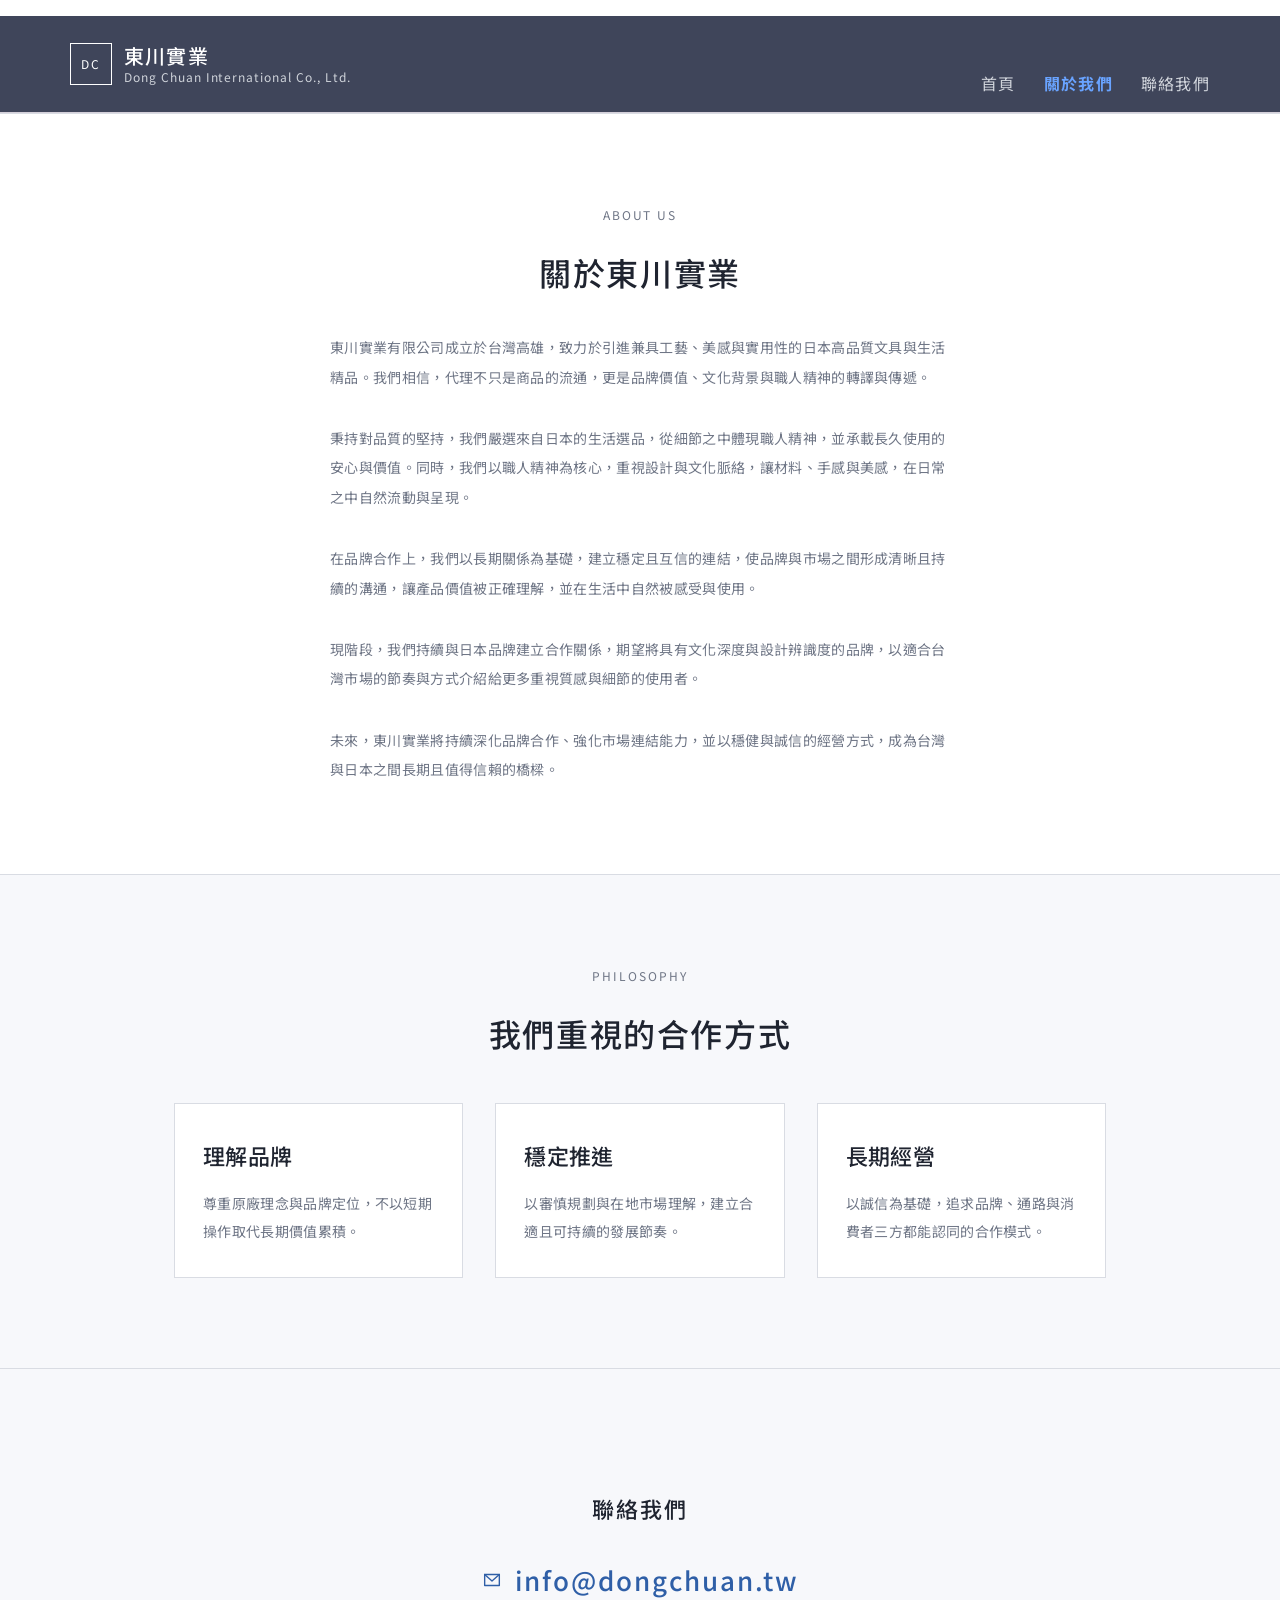
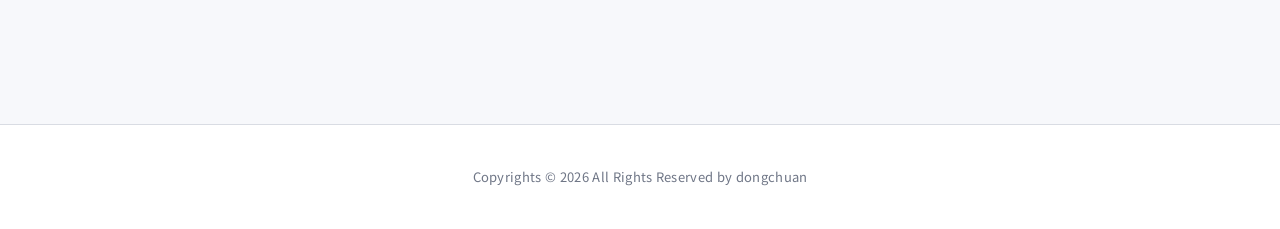
<file: about.html>
<!DOCTYPE html>
<html lang="zh-Hant">
<head>
  <meta charset="UTF-8" />
  <meta name="viewport" content="width=device-width, initial-scale=1.0" />
  <meta name="description" content="關於東川實業有限公司 - 來自高雄的日本高級文具與生活精品代理夥伴。" />
  <title>關於我們 | 東川實業有限公司</title>
  <link rel="preconnect" href="https://fonts.googleapis.com">
  <link rel="preconnect" href="https://fonts.gstatic.com" crossorigin>
  <link href="https://fonts.googleapis.com/css2?family=Noto+Sans+TC:wght@300;400;500;700&family=Cormorant+Garamond:wght@400;500;600&display=swap" rel="stylesheet">
  <link rel="stylesheet" href="css/style.css" />
</head>
<body class="about-page page-active-blue">
  <header class="site-header">
    <div class="container nav-wrap">
      <a href="index.html" class="logo" aria-label="東川實業首頁">
        <span class="logo-mark">DC</span>
        <span class="logo-text">
          <strong>東川實業</strong>
          <small>Dong Chuan International Co., Ltd.</small>
        </span>
      </a>

      <button class="nav-toggle" id="navToggle" aria-label="切換選單" aria-expanded="false" aria-controls="siteNav">
        <span></span><span></span><span></span>
      </button>

      <nav class="site-nav" id="siteNav">
        <a href="index.html">首頁</a>
        <a href="about.html" class="active">關於我們</a>
        <a href="contact.html">聯絡我們</a>
      </nav>
    </div>
  </header>

  <main>
    <section class="section about-intro">
      <div class="container narrow">
        <div class="section-heading center">
          <p class="eyebrow">ABOUT US</p>
          <h2>關於東川實業</h2>
        </div>
        <p class="lead">
          東川實業有限公司成立於台灣高雄，致力於引進兼具工藝、美感與實用性的日本高品質文具與生活精品。我們相信，代理不只是商品的流通，更是品牌價值、文化背景與職人精神的轉譯與傳遞。
        </p>
        <p class="lead">
          秉持對品質的堅持，我們嚴選來自日本的生活選品，從細節之中體現職人精神，並承載長久使用的安心與價值。同時，我們以職人精神為核心，重視設計與文化脈絡，讓材料、手感與美感，在日常之中自然流動與呈現。
        </p>
        <p class="lead">
          在品牌合作上，我們以長期關係為基礎，建立穩定且互信的連結，使品牌與市場之間形成清晰且持續的溝通，讓產品價值被正確理解，並在生活中自然被感受與使用。
        </p>
        <p class="lead">
          現階段，我們持續與日本品牌建立合作關係，期望將具有文化深度與設計辨識度的品牌，以適合台灣市場的節奏與方式介紹給更多重視質感與細節的使用者。
        </p>
        <p class="lead">
          未來，東川實業將持續深化品牌合作、強化市場連結能力，並以穩健與誠信的經營方式，成為台灣與日本之間長期且值得信賴的橋樑。
        </p>
      </div>
    </section>

    <section class="section tone-block">
      <div class="container narrow">
        <div class="section-heading center">
          <p class="eyebrow">PHILOSOPHY</p>
          <h2>我們重視的合作方式</h2>
        </div>
        <div class="philosophy-grid">
          <article>
            <h3>理解品牌</h3>
            <p>尊重原廠理念與品牌定位，不以短期操作取代長期價值累積。</p>
          </article>
          <article>
            <h3>穩定推進</h3>
            <p>以審慎規劃與在地市場理解，建立合適且可持續的發展節奏。</p>
          </article>
          <article>
            <h3>長期經營</h3>
            <p>以誠信為基礎，追求品牌、通路與消費者三方都能認同的合作模式。</p>
          </article>
        </div>
      </div>
    </section>

    <section class="contact-cta">
      <div class="container">
        <h2 class="contact-cta-title">
          聯絡我們
        </h2>

        <a href="mailto:info@dongchuan.tw" class="contact-cta-link">
          <svg viewBox="0 0 24 24" fill="none" stroke-width="1.5" stroke-linecap="round" stroke-linejoin="round" aria-hidden="true">
            <path d="M4 6h16v12H4z"></path>
            <path d="M4 6l8 7 8-7"></path>
          </svg>
          <span>
            info@dongchuan.tw
          </span>
        </a>
      </div>
    </section>
  </main>

  <footer class="site-footer copyright-bar">
    <div class="container footer-grid footer-grid-center">
      <div>
        <p>Copyrights © 2026 All Rights Reserved by dongchuan</p>
      </div>
    </div>
  </footer>

  <script src="js/main.js"></script>
</body>
</html>
</file>
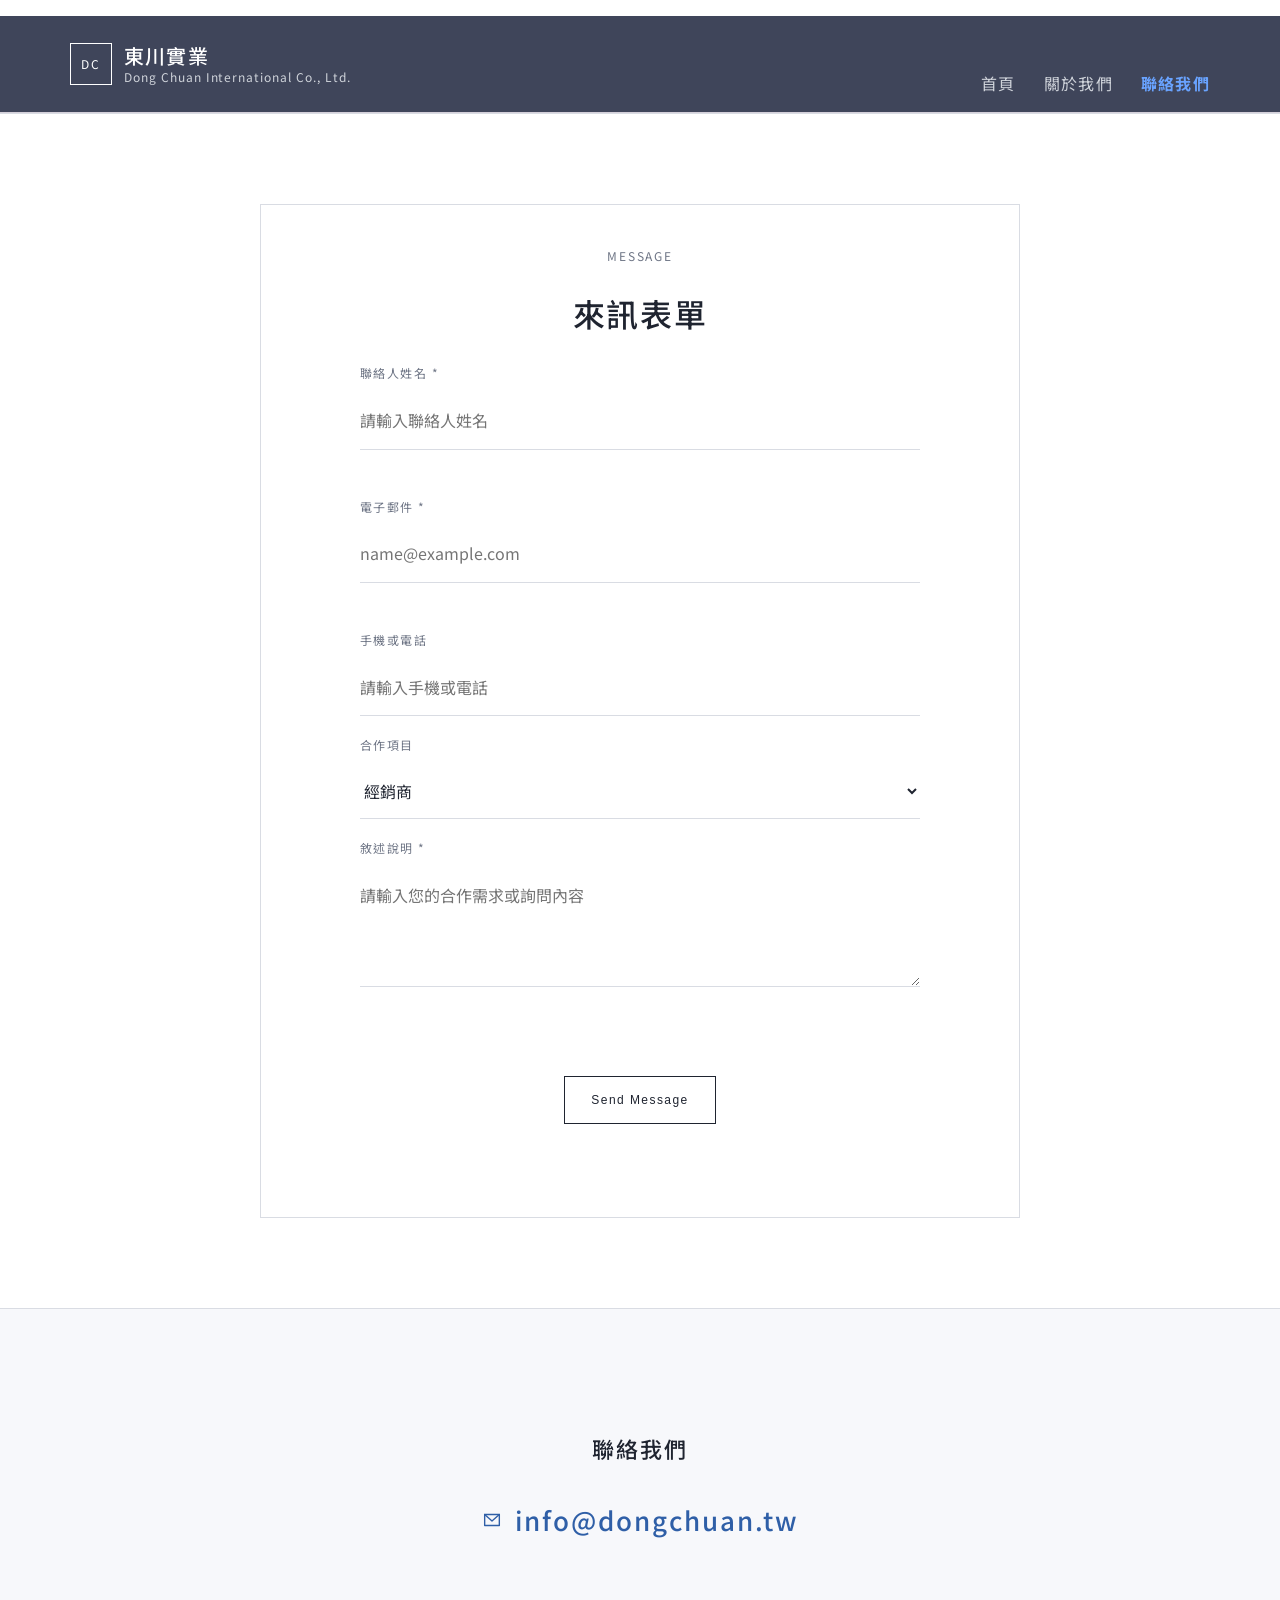
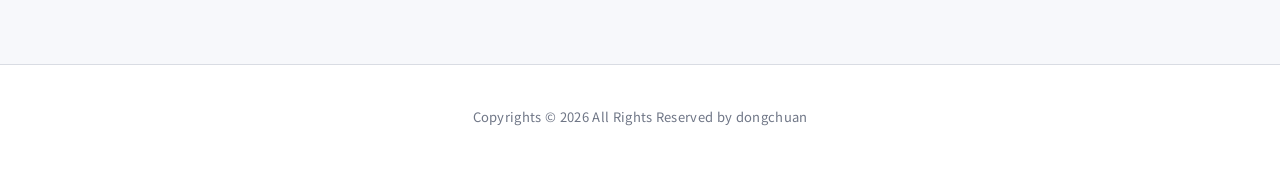
<file: contact.html>
<!DOCTYPE html>
<html lang="zh-Hant">
<head>
  <meta charset="UTF-8" />
  <meta name="viewport" content="width=device-width, initial-scale=1.0" />
  <meta name="description" content="聯絡東川實業有限公司，洽詢品牌代理與合作。" />
  <title>聯絡我們 | 東川實業有限公司</title>
  <link rel="preconnect" href="https://fonts.googleapis.com">
  <link rel="preconnect" href="https://fonts.gstatic.com" crossorigin>
  <link href="https://fonts.googleapis.com/css2?family=Noto+Sans+TC:wght@300;400;500;700&family=Cormorant+Garamond:wght@400;500;600&display=swap" rel="stylesheet">
  <link rel="stylesheet" href="css/style.css" />
</head>
<body class="contact-page page-active-blue">
  <header class="site-header">
    <div class="container nav-wrap">
      <a href="index.html" class="logo" aria-label="東川實業首頁">
        <span class="logo-mark">DC</span>
        <span class="logo-text">
          <strong>東川實業</strong>
          <small>Dong Chuan International Co., Ltd.</small>
        </span>
      </a>

      <button class="nav-toggle" id="navToggle" aria-label="切換選單" aria-expanded="false" aria-controls="siteNav">
        <span></span><span></span><span></span>
      </button>

      <nav class="site-nav" id="siteNav">
        <a href="index.html">首頁</a>
        <a href="about.html">關於我們</a>
        <a href="contact.html" class="active">聯絡我們</a>
      </nav>
    </div>
  </header>

  <main>
    <section class="section">
      <div class="container contact-grid contact-grid-single">
        <div class="contact-form-wrap contact-form-panel">
          <div class="section-heading center">
            <p class="eyebrow">MESSAGE</p>
            <h2>來訊表單</h2>
          </div>

          <form id="contactForm" class="contact-form">
            <label>
              <span>聯絡人姓名 *</span>
              <input type="text" name="name" placeholder="請輸入聯絡人姓名" required />
              <small class="field-error" data-error-for="name" aria-live="polite"></small>
            </label>

            <label>
              <span>電子郵件 *</span>
              <input type="email" name="email" placeholder="name@example.com" required />
              <small class="field-error" data-error-for="email" aria-live="polite"></small>
            </label>

            <label>
              <span>手機或電話</span>
              <input type="tel" name="phone" placeholder="請輸入手機或電話" />
            </label>

            <label>
              <span>合作項目</span>
              <select name="inquiryType">
                <option value="經銷商">經銷商</option>
                <option value="品牌合作">品牌合作</option>
                <option value="其它">其它</option>
              </select>
            </label>

            <label>
              <span>敘述說明 *</span>
              <textarea name="message" rows="6" placeholder="請輸入您的合作需求或詢問內容" required></textarea>
              <small class="field-error" data-error-for="message" aria-live="polite"></small>
            </label>

            <button type="submit" class="btn btn-dark">Send Message</button>
            <p class="form-status" id="formStatus" aria-live="polite"></p>
          </form>
        </div>
      </div>
    </section>

    <section class="contact-cta">
      <div class="container">
        <h2 class="contact-cta-title">
          聯絡我們
        </h2>

        <a href="mailto:info@dongchuan.tw" class="contact-cta-link">
          <svg viewBox="0 0 24 24" fill="none" stroke-width="1.5" stroke-linecap="round" stroke-linejoin="round" aria-hidden="true">
            <path d="M4 6h16v12H4z"></path>
            <path d="M4 6l8 7 8-7"></path>
          </svg>
          <span>
            info@dongchuan.tw
          </span>
        </a>
      </div>
    </section>
  </main>

  <footer class="site-footer copyright-bar">
    <div class="container footer-grid footer-grid-center">
      <div>
        <p>Copyrights © 2026 All Rights Reserved by dongchuan</p>
      </div>
    </div>
  </footer>

  <script src="js/main.js"></script>
</body>
</html>
</file>
<file: css/style.css>
/* ===== Brand Color System ===== */
:root {
  --primary: #1f2430;     /* 深藍灰 */
  --bg: #ffffff;          /* 主背景 */
  --surface: #f7f8fb;     /* 淺灰底 */
  --card-surface: #fbfcfe; /* 卡片淺底 */
  --gray: #6f7686;        /* 次要文字 */
  --light-gray: #d9dce3;  /* 分隔線 */
  --card-border: #cfd7e6; /* 卡片邊框 */
  --accent: #7c8796;      /* 低飽和藍灰 */
  --header-bg: #3f455a;   /* 頁首深灰藍 */
  --header-text: #cfd3da; /* 頁首次要文字 */
}

/* ===== Base ===== */
* {
  box-sizing: border-box;
}

html {
  scroll-behavior: smooth;
}

body {
  margin: 0;
  font-family: -apple-system, BlinkMacSystemFont, "Noto Sans TC", "PingFang TC", "Microsoft JhengHei", sans-serif;
  background-color: var(--bg);
  color: var(--primary);
  line-height: 1.8;
  letter-spacing: 0.02em;
}

a {
  color: inherit;
  text-decoration: none;
}

/* ===== Layout ===== */
.container {
  max-width: 1180px;
  margin: 0 auto;
  padding: 0 24px;
}

/* ===== Navbar ===== */
.navbar {
  display: flex;
  justify-content: space-between;
  align-items: center;
  gap: 20px;
  min-height: 76px;
  padding: 0;
  border-bottom: 1px solid rgba(217, 214, 207, 0.85);
  background: rgba(246, 244, 239, 0.9);
  backdrop-filter: blur(14px);
}

.nav-links {
  display: flex;
  align-items: center;
  flex-wrap: wrap;
  gap: 24px;
}

.nav-links a {
  font-size: 13px;
  color: var(--gray);
  letter-spacing: 0.08em;
  transition: color 0.25s ease;
}

.nav-links a:hover {
  color: var(--primary);
}

/* ===== Logo ===== */
.logo {
  display: flex;
  align-items: center;
}

.logo-placeholder {
  width: 42px;
  height: 42px;
  border: 1px solid var(--primary);
  display: flex;
  align-items: center;
  justify-content: center;
  font-size: 12px;
  letter-spacing: 0.18em;
  background: transparent;
}

.logo img {
  height: 40px;
  width: auto;
  display: block;
}

/* ===== Hero ===== */
.hero {
  text-align: center;
  padding: 168px 0 140px;
}

.hero h1 {
  font-size: clamp(40px, 6vw, 64px);
  line-height: 1.28;
  letter-spacing: 0.08em;
  margin: 0 0 24px;
  font-weight: 400;
}

.hero p {
  color: var(--gray);
  max-width: 620px;
  margin: 0 auto;
  font-size: 15px;
  line-height: 2;
}

/* ===== Section ===== */
.section-title {
  font-size: clamp(24px, 3vw, 36px);
  line-height: 1.6;
  letter-spacing: 0.05em;
  margin: 0 0 24px;
  font-weight: 400;
}

.section-text {
  color: var(--gray);
  max-width: 760px;
  font-size: 15px;
  line-height: 2;
}

/* ===== Values ===== */
.values {
  display: flex;
  gap: 56px;
  margin-top: 84px;
}

.value-item {
  flex: 1;
}

.value-item h3 {
  font-size: 18px;
  margin: 0 0 14px;
  font-weight: 400;
  letter-spacing: 0.04em;
}

.value-item p {
  color: var(--gray);
  font-size: 14px;
  line-height: 2;
  margin: 0;
}

/* ===== Button ===== */
.btn,
button.btn {
  display: inline-flex;
  align-items: center;
  justify-content: center;
  margin-top: 36px;
  min-height: 48px;
  padding: 0 26px;
  border: 1px solid var(--primary);
  background: transparent;
  color: var(--primary);
  font-size: 12px;
  letter-spacing: 0.12em;
  cursor: pointer;
  transition: all 0.3s ease;
}

.btn:hover,
button.btn:hover {
  background: var(--primary);
  color: #fff;
}

/* ===== Contact Box ===== */
.contact-box {
  text-align: center;
  padding: 112px 0;
  border-top: 1px solid var(--light-gray);
}

.contact-box h2 {
  font-size: clamp(24px, 3vw, 36px);
  line-height: 1.5;
  letter-spacing: 0.05em;
  font-weight: 400;
  margin: 0 0 12px;
}

.contact-box p {
  color: var(--gray);
  margin: 0;
}

/* ===== Form ===== */
form {
  max-width: 560px;
  margin: 56px auto 0;
}

input,
select,
textarea {
  width: 100%;
  padding: 14px 0;
  margin-bottom: 18px;
  border: 0;
  border-bottom: 1px solid var(--light-gray);
  background: transparent;
  color: var(--primary);
  font: inherit;
}

input:focus,
select:focus,
textarea:focus {
  outline: none;
  border-color: var(--accent);
}

textarea {
  height: 120px;
  resize: vertical;
}

/* ===== Footer ===== */
.footer {
  text-align: center;
  padding: 32px 0 40px;
  font-size: 12px;
  color: var(--gray);
  border-top: 1px solid var(--light-gray);
}

/* ===== RWD ===== */
@media (max-width: 768px) {
  .navbar {
    flex-direction: column;
    align-items: flex-start;
  }

  .nav-links {
    gap: 16px;
  }

  .values {
    flex-direction: column;
    gap: 28px;
  }

  .hero {
    padding: 104px 0 88px;
  }

  .hero h1 {
    font-size: 34px;
  }

  .container {
    padding: 0 20px;
  }

  .navbar {
    padding: 18px 0;
  }

  .section-title {
    margin-bottom: 20px;
  }

  .contact-box {
    padding: 88px 0;
  }
}

/* ===== Shared Site Pages ===== */
.site-header {
  margin-top: 16px;
  background: var(--header-bg);
  border-bottom: 1px solid #d4cfd9;
}

.nav-wrap {
  display: flex;
  justify-content: space-between;
  align-items: center;
  padding: 0 20px;
  min-height: 96px;
  max-width: 1180px;
  margin: 0 auto;
}

.logo {
  display: flex;
  align-items: center;
  height: 100%;
  gap: 12px;
  color: #ffffff;
}

.logo-mark {
  display: inline-flex;
  align-items: center;
  justify-content: center;
  width: 42px;
  height: 42px;
  border: 1px solid #ffffff;
  font-size: 12px;
  letter-spacing: 0.18em;
  color: #ffffff;
}

.logo-text {
  display: flex;
  flex-direction: column;
  line-height: 1.3;
}

.logo-text strong {
  font-size: 20px;
  font-weight: 500;
  letter-spacing: 0.06em;
  color: #ffffff;
}

.logo-text small {
  font-size: 12px;
  letter-spacing: 0.08em;
  color: var(--header-text);
}

.site-nav {
  display: flex;
  align-items: flex-end;
  justify-content: flex-end;
  gap: 28px;
  align-self: flex-end;
  margin-bottom: 6px;
}

.site-nav a {
  display: inline-block;
  color: var(--header-text);
  font-size: 16px;
  letter-spacing: 0.08em;
  transition: color 0.2s ease;
  position: relative;
  padding-bottom: 8px;
}

.site-nav a:hover,
.site-nav a.active {
  color: #ffffff;
}

.page-active-blue .site-nav a.active {
  color: #69a3ff;
  font-weight: 700;
}

.nav-toggle {
  display: none;
  width: 44px;
  height: 44px;
  border: 0;
  background: transparent;
  padding: 0;
  cursor: pointer;
  align-items: center;
  justify-content: center;
  color: #ffffff;
  flex-direction: column;
  gap: 4px;
}

.nav-toggle span {
  display: block;
  width: 12px;
  height: 2px;
  background: #ffffff;
}

.page-hero {
  background: #ffffff;
  border-bottom: 1px solid #e6e9ef;
}

.small-hero {
  padding: 120px 0 110px;
}

.narrow {
  max-width: 980px;
}

.eyebrow {
  margin: 0 0 18px;
  font-size: 12px;
  letter-spacing: 0.16em;
  color: var(--gray);
}

.page-hero h1,
.section-heading h2,
.team-card h3,
.philosophy-grid h3,
.contact-card h3 {
  color: var(--primary);
}

.page-hero h1 {
  margin: 0;
  font-size: 52px;
  line-height: 1.45;
  font-weight: 400;
  letter-spacing: 0.09em;
}

.home-hero {
  position: relative;
  background: url('../img/hero-bg.jpg') center/cover no-repeat;
  border-bottom: 1px solid #e6e9ef;
}

.home-hero-overlay {
  position: absolute;
  inset: 0;
  background: rgba(255,255,255,0.75);
}

.home-hero-inner {
  position: relative;
  z-index: 1;
  max-width: 980px;
  padding-top: 160px;
  padding-bottom: 140px;
}

.home-hero-title {
  margin: 0;
  font-size: 52px;
  line-height: 1.45;
  font-weight: 400;
  letter-spacing: 0.09em;
  color: var(--primary);
}

.home-hero-copy {
  margin: 32px 0 0;
  max-width: 520px;
  font-size: 14px;
  line-height: 2.1;
  color: var(--gray);
}

.lead,
.two-col-story p,
.philosophy-grid p,
.team-card p,
.site-footer p,
.contact-card p,
.contact-card small,
.form-note,
.form-status {
  color: var(--gray);
}

.lead {
  margin: 32px 0 0;
  max-width: 620px;
  font-size: 14px;
  line-height: 2.1;
}

.about-intro .lead {
  margin-left: auto;
  margin-right: auto;
  text-align: left;
}

.contact-page .page-hero,
.contact-page .section-heading,
.contact-page .contact-form-panel,
.contact-page .contact-form,
.contact-page .form-note,
.contact-page .form-status {
  text-align: center;
}

.contact-page .lead {
  margin-left: auto;
  margin-right: auto;
  text-align: center;
}

.contact-page .contact-form label,
.contact-page .contact-form label span,
.contact-page .contact-form input,
.contact-page .contact-form select,
.contact-page .contact-form textarea {
  text-align: left;
}

.section {
  background: #ffffff;
  border-top: 1px solid var(--light-gray);
}

.section .container {
  padding-top: 90px;
  padding-bottom: 90px;
}

.home-values-wrap,
.home-placeholder-wrap {
  padding-top: 90px;
  padding-bottom: 90px;
}

.two-col-story,
.contact-grid {
  display: grid;
  gap: 48px;
  align-items: start;
}

.two-col-story {
  grid-template-columns: minmax(0, 1.7fr) minmax(280px, 0.9fr);
}

.contact-grid {
  grid-template-columns: minmax(0, 1.45fr) minmax(280px, 0.95fr);
}

.contact-grid-single {
  grid-template-columns: 1fr;
  justify-items: center;
}

.contact-form-wrap {
  width: 100%;
}

.contact-form-panel {
  max-width: 760px;
  margin: 0 auto;
  padding: 40px 36px;
  border: 1px solid var(--light-gray);
  background: #ffffff;
}

.home-values-grid {
  display: grid;
  grid-template-columns: repeat(3, 1fr);
  gap: 48px;
}

.home-value-card {
  min-height: 100%;
  padding: 32px 28px;
  border: 1px solid var(--card-border);
  background: var(--card-surface);
  box-shadow: 0 10px 30px rgba(31, 36, 48, 0.04);
}

.home-value-title {
  margin: 0 0 14px;
  font-size: 22px;
  font-weight: 500;
  color: var(--primary);
}

.home-value-copy {
  margin: 0;
  font-size: 14px;
  line-height: 2;
  color: var(--gray);
}

.home-placeholder-title {
  margin: 0;
  font-size: 22px;
  font-weight: 500;
  letter-spacing: 0.1em;
  color: var(--primary);
  text-align: center;
}

.section-heading h2 {
  margin: 0 0 20px;
  font-size: 32px;
  font-weight: 500;
  letter-spacing: 0.05em;
}

.section-heading.left {
  text-align: left;
}

.section-heading.center {
  text-align: center;
}

.two-col-story p,
.team-card p,
.philosophy-grid p,
.contact-card p {
  margin: 0 0 18px;
  font-size: 14px;
  line-height: 2;
}

.info-panel,
.contact-card,
.team-card,
.philosophy-grid article {
  border: 1px solid var(--light-gray);
  background: #ffffff;
  padding: 32px 28px;
}

.info-panel,
.contact-info {
  background: var(--surface);
}

.info-item + .info-item {
  margin-top: 22px;
  padding-top: 22px;
  border-top: 1px solid var(--light-gray);
}

.info-item span,
.contact-form label span {
  display: block;
  margin-bottom: 8px;
  font-size: 12px;
  letter-spacing: 0.12em;
  color: var(--gray);
}

.info-item strong {
  color: var(--primary);
  font-size: 16px;
  font-weight: 500;
  line-height: 1.8;
}

.tone-block {
  background: var(--surface);
}

.philosophy-grid {
  display: grid;
  grid-template-columns: repeat(3, 1fr);
  gap: 32px;
  margin-top: 40px;
}

.philosophy-grid h3,
.team-card h3,
.contact-card h3 {
  margin: 0 0 14px;
  font-size: 22px;
  font-weight: 500;
}

.team-card p:last-child,
.philosophy-grid p:last-child,
.contact-card p:last-child {
  margin-bottom: 0;
}

.contact-form {
  max-width: none;
  margin: 0;
}

.contact-form-panel .contact-form {
  max-width: 560px;
  margin: 0 auto;
}

.contact-form label {
  display: block;
  margin-bottom: 18px;
}

.contact-form label input.is-invalid,
.contact-form label textarea.is-invalid {
  border-bottom-color: #c94b4b;
}

.contact-form input,
.contact-form select,
.contact-form textarea {
  margin-bottom: 0;
}

.field-error {
  display: block;
  min-height: 20px;
  margin-top: 8px;
  font-size: 12px;
  line-height: 1.4;
  color: #c94b4b;
}

.form-status {
  min-height: 24px;
  margin-top: 16px;
}

.btn-dark {
  border-color: #2f5fa7;
  background: #2f5fa7;
  color: #ffffff;
}

.btn-dark:hover {
  background: #244b84;
}

.form-note,
.form-status,
.contact-card small {
  font-size: 13px;
  line-height: 1.8;
}

.contact-info {
  padding: 32px 28px;
  border: 1px solid var(--light-gray);
}

.contact-info .contact-card + .contact-card {
  margin-top: 18px;
}

.site-footer {
  background: #ffffff;
  border-top: 1px solid var(--light-gray);
}

.footer-grid {
  display: grid;
  grid-template-columns: repeat(3, 1fr);
  gap: 24px;
  padding-top: 40px;
  padding-bottom: 40px;
}

.footer-grid.footer-grid-center {
  grid-template-columns: 1fr;
  text-align: center;
}

.footer-title {
  margin: 0 0 8px;
  color: var(--primary);
  font-weight: 500;
}

.site-footer p {
  margin: 0 0 8px;
  font-size: 13px;
  line-height: 1.9;
}

.contact-cta {
  background: var(--surface);
  border-top: 1px solid var(--light-gray);
}

.contact-cta .container {
  padding-top: 120px;
  padding-bottom: 120px;
  text-align: center;
}

.contact-cta-title {
  margin: 0 0 28px;
  font-size: 22px;
  font-weight: 500;
  letter-spacing: 0.1em;
  color: var(--primary);
}

.contact-cta-link {
  display: inline-flex;
  align-items: center;
  gap: 12px;
  color: #2f5fa7;
}

.contact-cta-link svg {
  width: 22px;
  height: 22px;
  display: block;
  stroke: currentColor;
}

.contact-cta-link span {
  font-size: 26px;
  font-weight: 500;
  letter-spacing: 0.08em;
  color: currentColor;
}

.copyright-bar {
  background: #ffffff;
  border-top: 1px solid var(--light-gray);
}

.copyright-bar .container {
  padding-top: 40px;
  padding-bottom: 40px;
  text-align: center;
}

.copyright-bar p {
  margin: 0;
  font-size: 13px;
  line-height: 1.9;
  color: var(--gray);
}

@media (max-width: 768px) {
  .nav-wrap {
    position: relative;
  }

  .nav-toggle {
    display: flex;
  }

  .site-nav {
    display: none;
    position: absolute;
    top: calc(100% + 1px);
    left: 0;
    right: 0;
    background: var(--header-bg);
    padding: 8px 20px 20px;
    flex-direction: column;
    gap: 0;
    border-top: 1px solid rgba(255,255,255,0.12);
    z-index: 999;
    margin-bottom: 0;
  }

  .site-nav.open {
    display: flex;
  }

  .site-nav a {
    display: block;
    width: 100%;
    padding: 18px 0;
    border-bottom: 1px solid rgba(255,255,255,0.12);
    font-size: 18px;
  }

  .small-hero {
    padding: 96px 0 84px;
  }

  .page-hero h1 {
    font-size: 38px;
  }

  .home-hero-inner {
    padding-top: 120px;
    padding-bottom: 104px;
  }

  .home-hero-title {
    font-size: 38px;
  }

  .two-col-story,
  .contact-grid,
  .philosophy-grid,
  .home-values-grid,
  .footer-grid {
    grid-template-columns: 1fr;
  }

  .section .container {
    padding-top: 72px;
    padding-bottom: 72px;
  }

  .contact-cta .container {
    padding-top: 96px;
    padding-bottom: 96px;
  }

  .contact-form-panel {
    padding: 32px 20px;
  }
}
</file>
